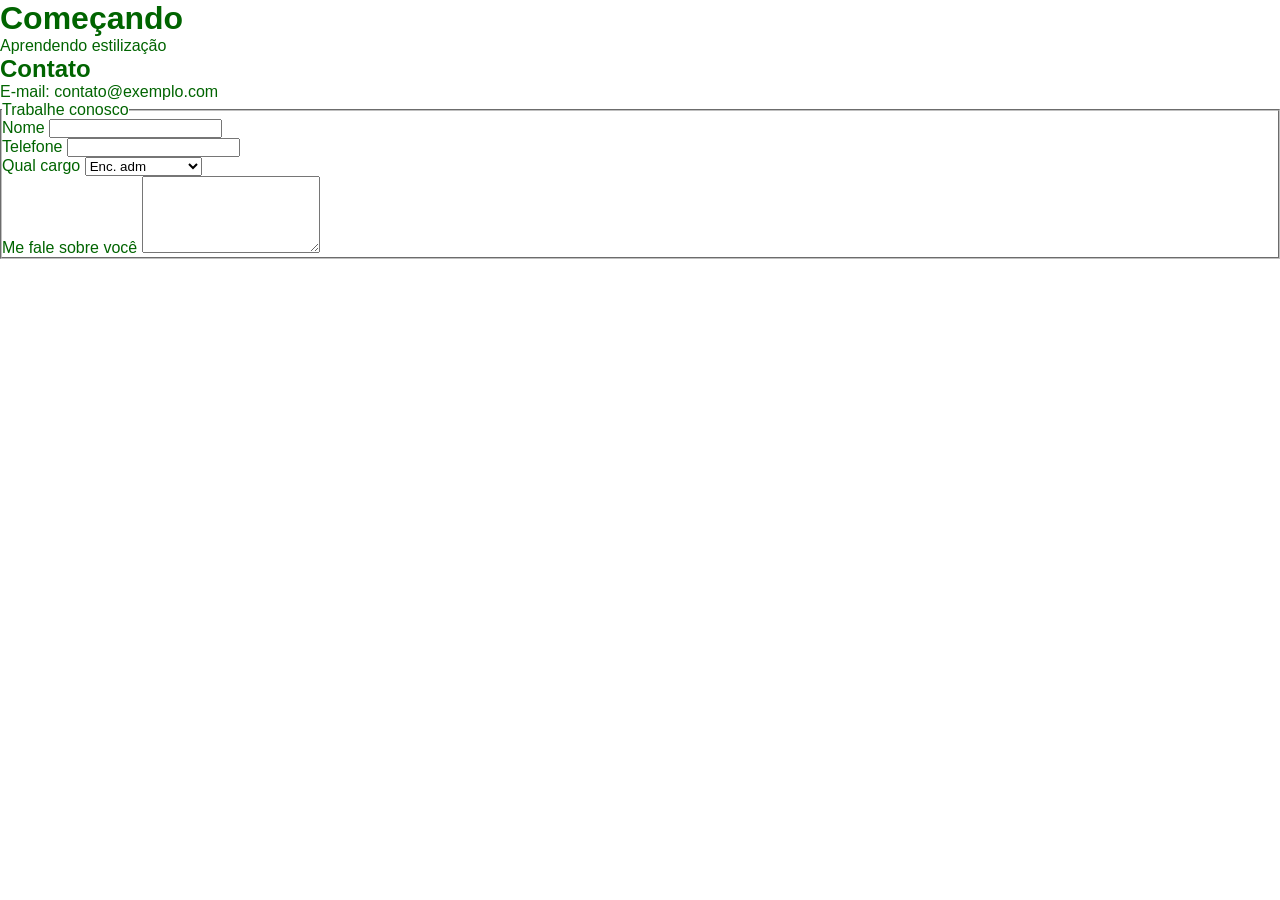
<file: contato.html>
<!DOCTYPE html>
<html lang="pt-BR">
<head>
  <meta charset="UTF-8">
  <meta name="viewport" content="width=device-width, initial-scale=1">
  <title>Site</title>
  <link rel="stylesheet" href="style.css">
</head>

<body>
    <header>
    <h1>Começando</h1>
    <p>Aprendendo estilização</p>
  </header>
  <main>
    <section id="contato">
      <h2>Contato</h2>
      <p>E-mail: contato@exemplo.com</p>
      <form class="cont">
        <fieldset>
          <legend>Trabalhe conosco</legend>

          <label for="nome">Nome</label>
          <input type="text" id="nome"><br>

          <label for="telefone">Telefone</label>
          <input type="number" id="telefone"><br>

          <label for="cargo">Qual cargo</label>
          <select>
            <option>Enc. adm</option>
            <option>Serviços Gerais</option><br>
          </select><br>

          <label for="pouco">Me fale sobre você</label>
          <textarea id="pouco"  rows="5"></textarea>
        </fieldset>
      </form>
    </section>
  </main>
</body>
</file>
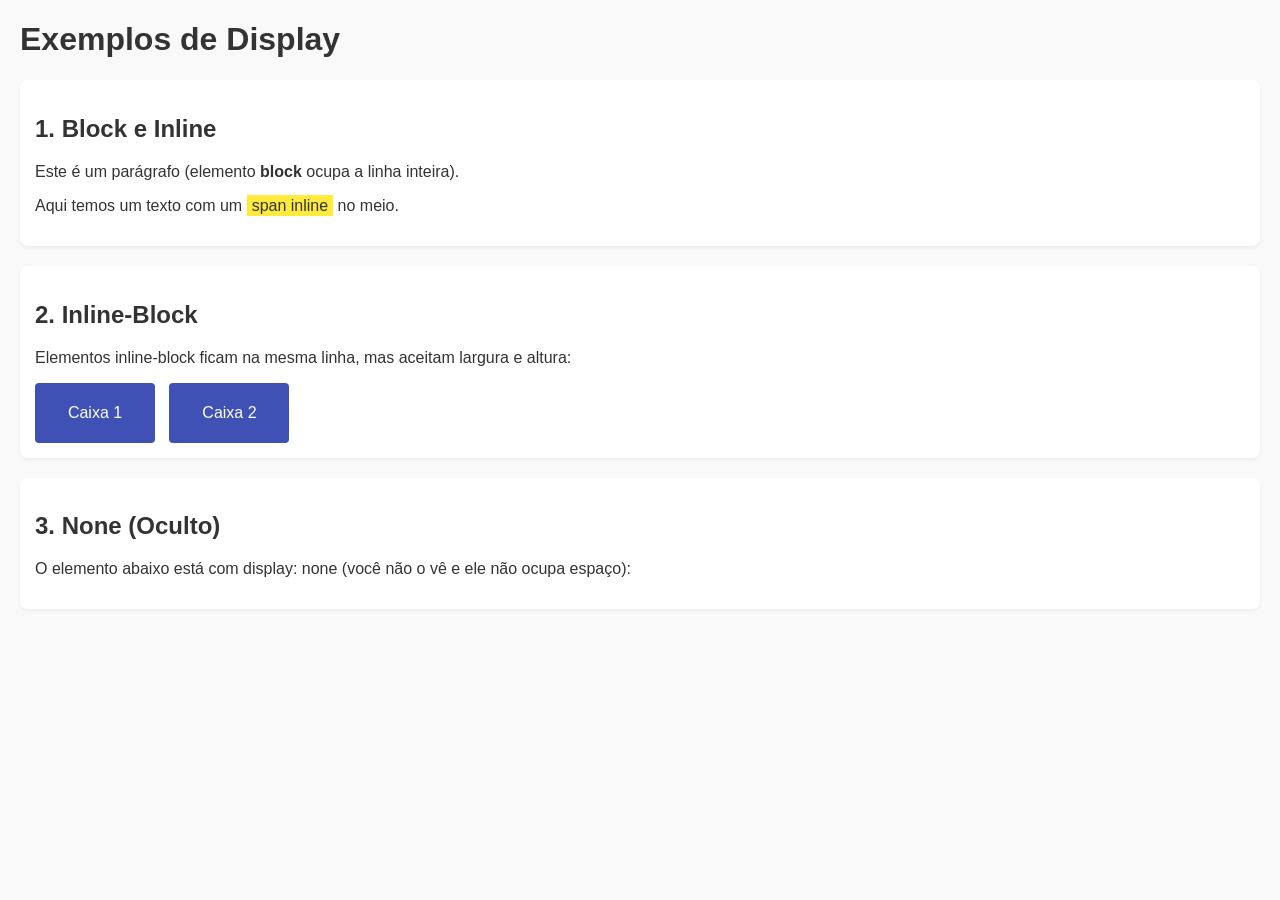
<file: display.html>
<!DOCTYPE html>
<html lang="pt-BR">
<head>
    <meta charset="UTF-8">
    <title>Exemplo 01 - Display</title>
    <link rel="stylesheet" href="display.css">
</head>
<body>
    <h1>Exemplos de Display</h1>

    <section>
        <h2>1. Block e Inline</h2>
        <p>Este é um parágrafo (elemento <strong>block</strong> ocupa a linha inteira).</p>
        <p>Aqui temos um texto com um <span class="destaque-inline">span inline</span> no meio.</p>
    </section>

    <section>
        <h2>2. Inline-Block</h2>
        <p>Elementos inline-block ficam na mesma linha, mas aceitam largura e altura:</p>
        <div class="caixa-inline-block">Caixa 1</div>
        <div class="caixa-inline-block">Caixa 2</div>
    </section>
        
    

    <section>
        <h2>3. None (Oculto)</h2>
        <p>O elemento abaixo está com display: none (você não o vê e ele não ocupa espaço):</p>
        <div class="caixa-invisivel">Eu não apareço!</div>
    </section>
</body>
</html>
</file>
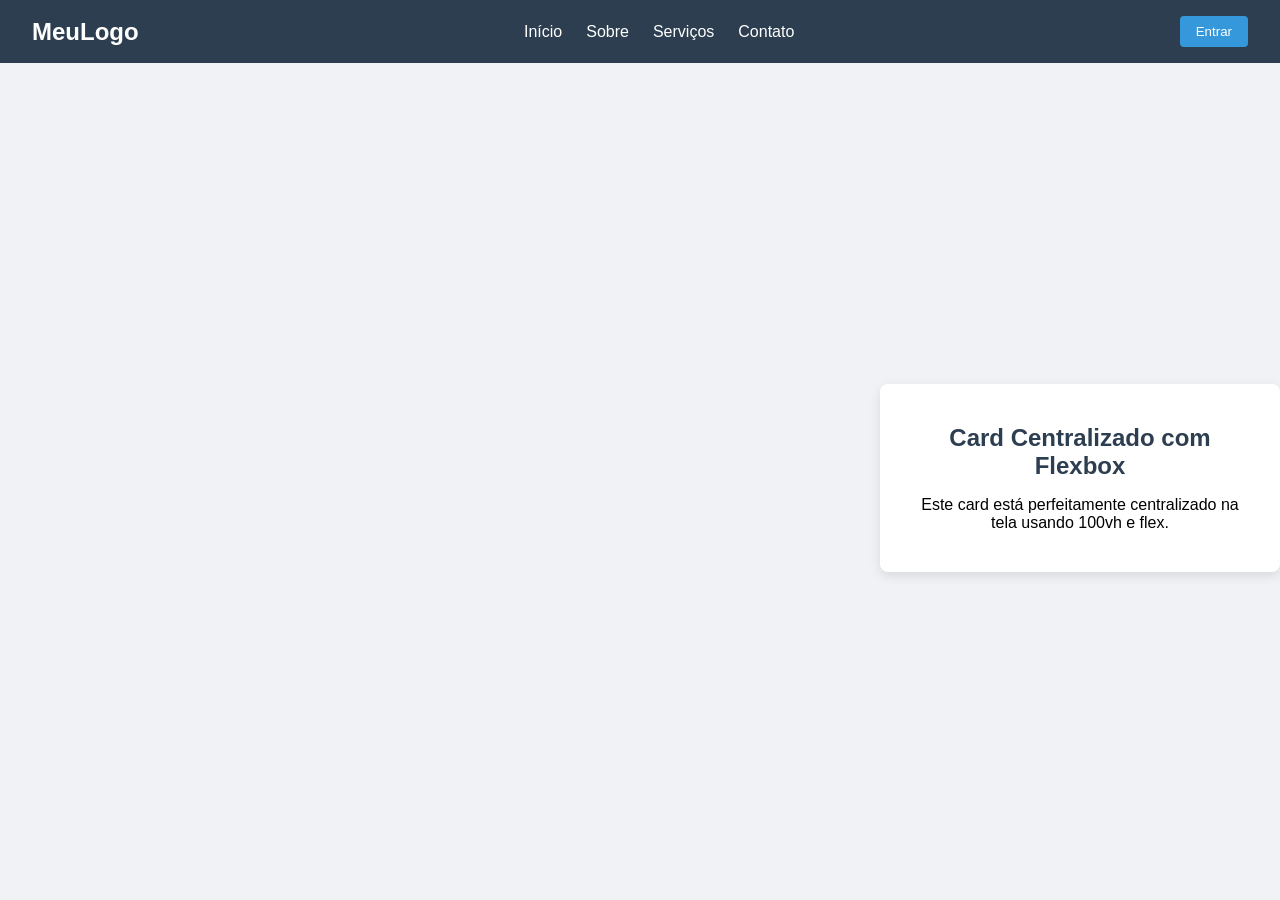
<file: flexbox.html>
<!DOCTYPE html>
<html lang="pt-BR">
<head>
    <meta charset="UTF-8">
    <title>Exemplo 02 - Flexbox Barra de Navegação</title>
    <link rel="stylesheet" href="flexbox.css">
</head>
<body>
    <header>
        <nav class="barra-nav">
            <div class="logo">MeuLogo</div>
            <ul class="menu-lista">
                <li><a href="#">Início</a></li>
                <li><a href="#">Sobre</a></li>
                <li><a href="#">Serviços</a></li>
                <li><a href="#">Contato</a></li>
            </ul>
            <button class="botao-acao">Entrar</button>
        </nav>
    </header>

    <main class="centro-tela">
        <div class="cartao-centralizado">
            <h2>Card Centralizado com Flexbox</h2>
            <p>Este card está perfeitamente centralizado na tela usando 100vh e flex.</p>
        </div>
    </main>
</body>
</html>
</file>
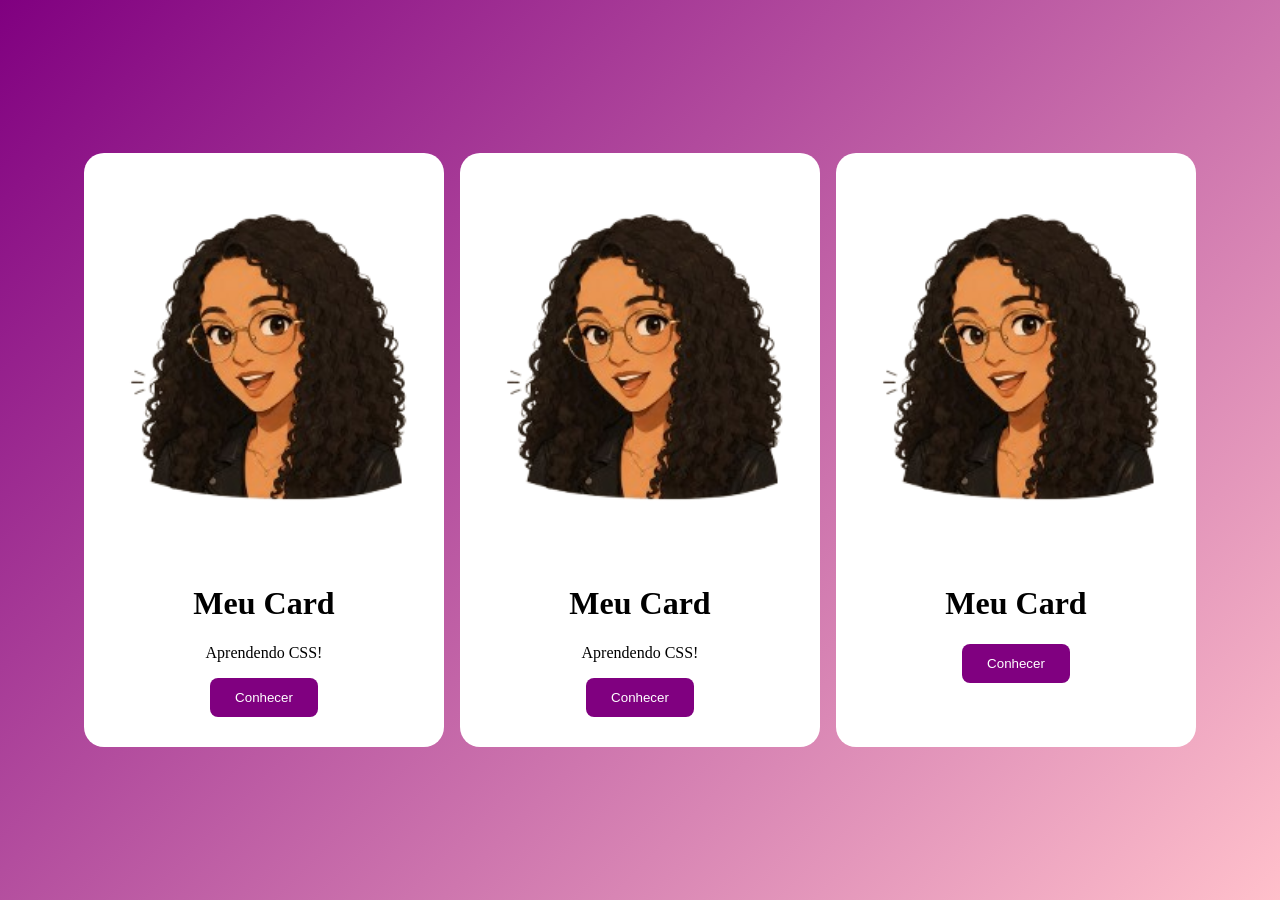
<file: grid.html>
<!DOCTYPE html>
<html lang="pt-BR">
<head>
    <meta charset="UTF-8">
    <title>Minha Página</title>
    <link rel="stylesheet" href="grid.css">
</head>

<body>

<div class="container-grid">
  <div class="card">
        <img src="imagens/falando.png" alt="Imagem">

        <h1>Meu Card</h1>

        <p>
            Aprendendo CSS!
        </p>

        <button>Conhecer</button>
    </div>
  <div class="card">
        <img src="imagens/falando.png" alt="Imagem">

        <h1>Meu Card</h1>

        <p>
            Aprendendo CSS!
        </p>

        <button>Conhecer</button>
    </div>
  <div class="card">
        <img src="imagens/falando.png" alt="Imagem">

        <h1>Meu Card</h1>


        <button>Conhecer</button>
    </div>
</div>

</body>
</html>
</file>
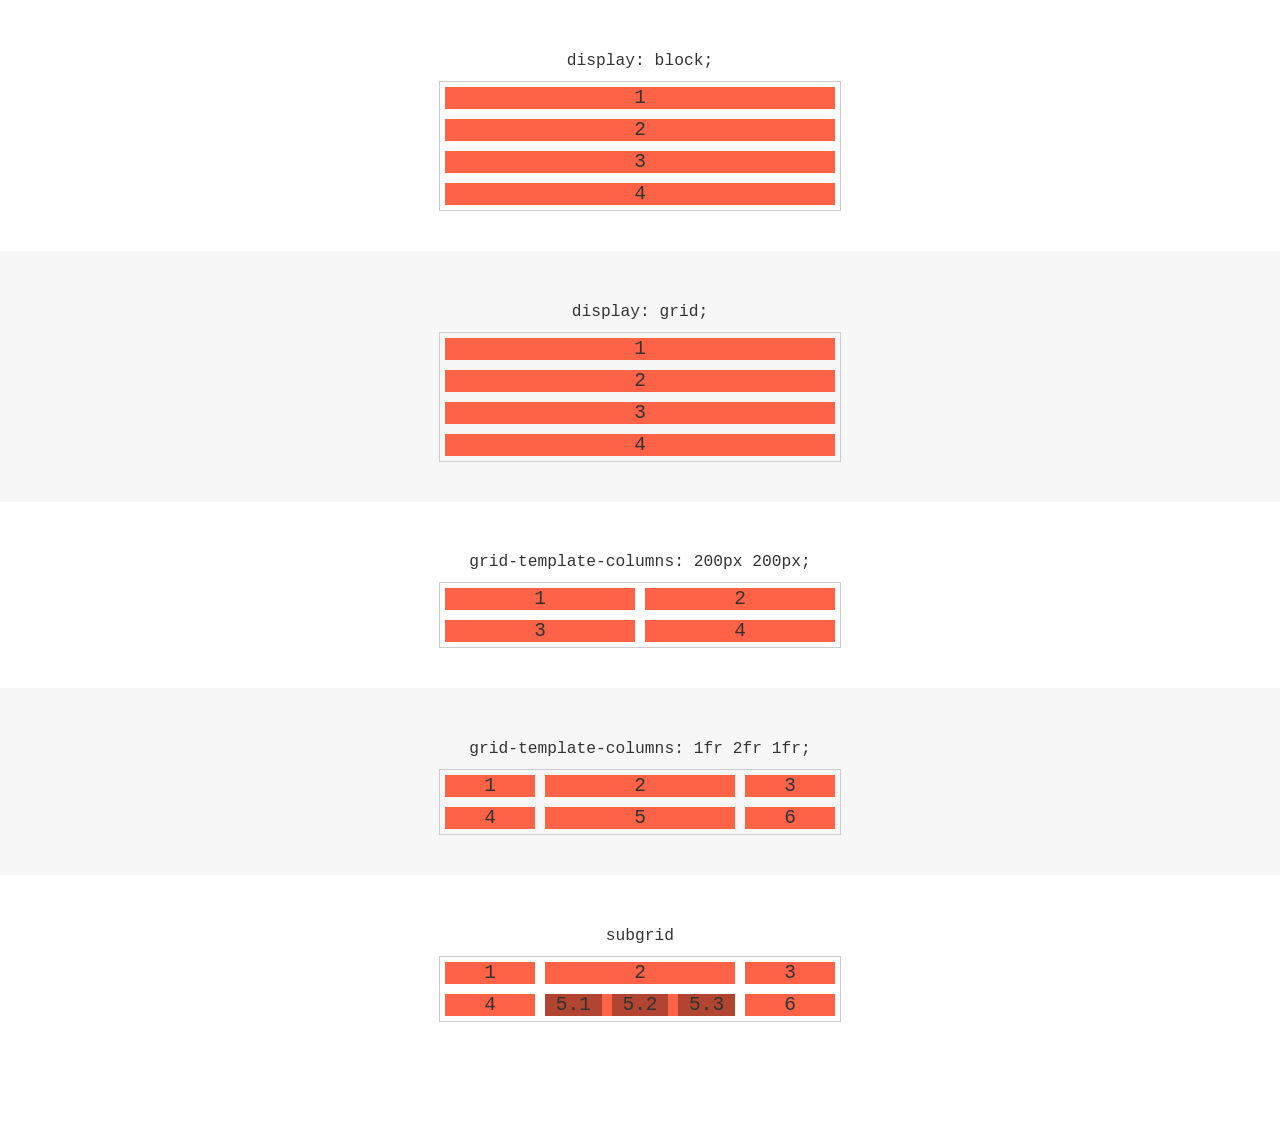
<file: rid.html>
<!doctype html>
<html lang="en">
  <head>
    <meta charset="UTF-8" />
    <meta name="viewport" content="width=device-width, initial-scale=1.0" />
    <link rel="stylesheet" href="rid.css">
    <title>Document</title>
  </head>
  <body>
    <div>
      <h1>display: block;</h1>
      <section class="grid">
        <div class="item">1</div>
        <div class="item">2</div>
        <div class="item">3</div>
        <div class="item">4</div>
      </section>
    </div>

    <div>
      <h1>display: grid;</h1>
      <section class="grid">
        <div class="item">1</div>
        <div class="item">2</div>
        <div class="item">3</div>
        <div class="item">4</div>
      </section>
    </div>

    <div>
      <h1>grid-template-columns: 200px 200px;</h1>
      <section class="container grid grid-template-columns">
        <div class="item">1</div>
        <div class="item">2</div>
        <div class="item">3</div>
        <div class="item">4</div>
      </section>
    </div>

    <div>
      <h1>grid-template-columns: 1fr 2fr 1fr;</h1>
      <section class="container grid grid-template-columns-3">
        <div class="item">1</div>
        <div class="item">2</div>
        <div class="item">3</div>
        <div class="item">4</div>
        <div class="item">5</div>
        <div class="item">6</div>
      </section>
    </div>

    <div>
      <h1>subgrid</h1>
      <section class="container grid grid-template-columns-3">
        <div class="item">1</div>
        <div class="item">2</div>
        <div class="item">3</div>
        <div class="item">4</div>
        <div class="item subgrid">
          <div>5.1</div>
          <div>5.2</div>
          <div>5.3</div>
        </div>
        <div class="item">6</div>
      </section>
    </div>
  </body>
</html>
</file>
<file: style.css>
* {
  margin: 0;
  padding: 0;
  box-sizing: border-box;
}

body {
  font-family: Verdana, Geneva, Tahoma, sans-serif;
  background-color: white;
  color: darkgreen;
}

a {
  display: inline-block;
  padding: 10px 30px;
  text-decoration: none;
  border-radius: 5px;
}

.teste-botao:hover {
  background-color: bisque;
}

html {
  scroll-behavior: smooth;
}
.agrupamento{
    border-color: blue;
}

.lado-a-lado {
  display: flex;
  text-align: right;
}

.imagem-lado{
    width: 300px;
    height: 350px;
}

.imagem-lado:hover {
  box-shadow: 0 10px 15px rgba(74, 31, 194, 0.2);
  border-radius: 50px;
}
</file>
<file: display.css>
body {
    font-family: Arial, sans-serif;
    margin: 20px;
    background-color: #f9f9f9;
    color: #333;
}

section {
    background: #fff;
    padding: 15px;
    margin-bottom: 20px;
    border-radius: 8px;
    box-shadow: 0 2px 4px rgba(0,0,0,0.05);
}

.destaque-inline {
    background-color: #ffeb3b;
    padding: 2px 5px; /* Inline aceita padding lateral, mas altera o fluxo vertical com cautela */
}

.caixa-inline-block {
    display: inline-block;
    width: 120px;
    height: 60px;
    background-color: #3f51b5;
    color: white;
    text-align: center;
    line-height: 60px; /* Centraliza o texto verticalmente */
    margin-right: 10px;
    border-radius: 4px;
}

.caixa-invisivel {
    display: none;
    background-color: #e91e63;
    color: white;
    padding: 10px;
}
</file>
<file: flexbox.css>
* {
    box-sizing: border-box;
    margin: 0;
    padding: 0;
}

body {
    font-family: 'Segoe UI', Tahoma, Geneva, Verdana, sans-serif;
    background-color: #f0f2f5;
}

/* Barra de Navegação Flexbox */
.barra-nav {
    display: flex;
    justify-content: space-between;
    align-items: center;
    background-color: #2c3e50;
    color: white;
    padding: 1rem 2rem;
    gap: 1rem;
}

.logo {
    font-size: 1.5rem;
    font-weight: bold;
}

.menu-lista {
    display: flex;
    list-style: none;
    gap: 1.5rem;
}

.menu-lista a {
    color: white;
    text-decoration: none;
    font-weight: 500;
}

.menu-lista a:hover {
    color: #3498db;
}

.botao-acao {
    background-color: #3498db;
    color: white;
    border: none;
    padding: 0.5rem 1rem;
    border-radius: 4px;
    cursor: pointer;
}

.botao-acao:hover {
    background-color: #2980b9;
}

/* Centralização clássica na tela */
.centro-tela {
    display: flex;
    justify-content: right;
    align-items: center;
    height: calc(100vh - 70px);
}

.cartao-centralizado {
    background: white;
    padding: 2.5rem;
    border-radius: 8px;
    box-shadow: 0 4px 12px rgba(0,0,0,0.1);
    text-align: center;
    max-width: 400px;
}

.cartao-centralizado h2 {
    margin-bottom: 1rem;
    color: #2c3e50;
}
</file>
<file: grid.css>
body {
    margin: 0;
    height: 100vh;

    display: flex;
    justify-content: center;
    align-items: center;

    background: linear-gradient(135deg, purple, pink);
}

.card {
    background-color: white;
    padding: 30px;
    border-radius: 20px;
    text-align: center;

    transition: 0.5s;
}

.card:hover {
    transform: scale(1.05);
}

.card img {
    width: 300px;
    border-radius: 15px;

    transition: 0.5s;
}

.card img:hover {
    transform: scale(1.1) rotate(3deg);
}

button {
    background: purple;
    color: white;

    padding: 12px 25px;
    border: none;
    border-radius: 8px;

    transition: 0.3s;
}

button:hover {
    transform: scale(1.1);
    background-color: pink;
}
.container-grid {
  display: grid;
  grid-template-columns: repeat(3, 1fr); /* Cria 3 colunas de tamanhos iguais */
  gap: 16px;                            /* Espaçamento entre os itens */
}
</file>
<file: rid.css>
/* Grid Container */
.grid {
	display: grid;
}

.grid-template-columns {
	grid-template-columns: 200px 200px;
}

.grid-template-columns-3 {
	grid-template-columns: 1fr 2fr 1fr;
}

.subgrid {
	display: grid;
	grid-template-columns: 1fr 1fr 1fr;
	grid-gap: 10px;
}

.subgrid > div {
	background: rgba(0,0,0,.3);
}

/* Estilos Gerais */
.item {
	margin: 5px;
	background: tomato;
	text-align: center;
	font-size: 1.5em;
}

.grid {
	max-width: 400px;
	margin: 0 auto;
	border: 1px solid #ccc;
}

h1 {
	text-align: center;
	font-size: 1.25em;
	font-weight: normal;
}

body {
	font-family: monospace;
	color: #333;
	margin: 0px;
	padding-bottom: 60px;
}

body > div {
	padding: 40px 0;
}

body > div:nth-of-type(even) {
	background: rgba(0,0,0,.03);
}
</file>
